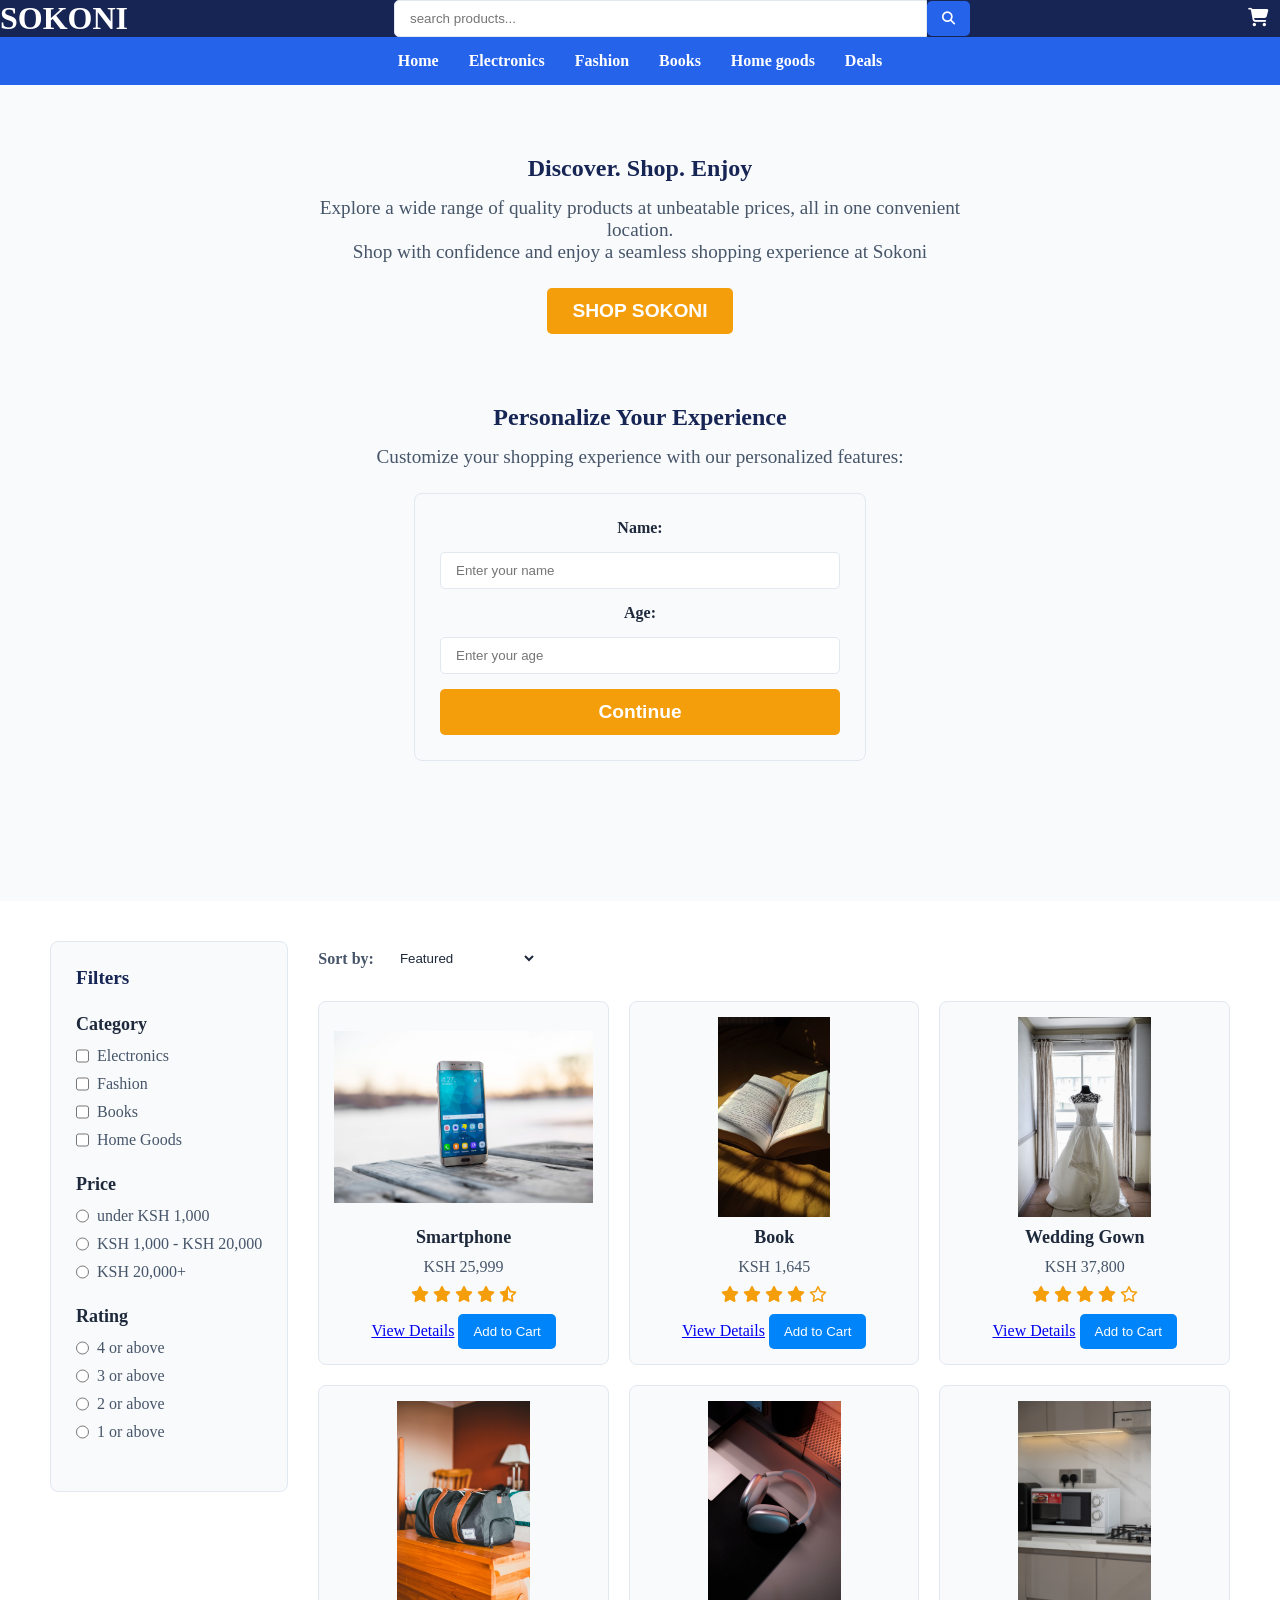
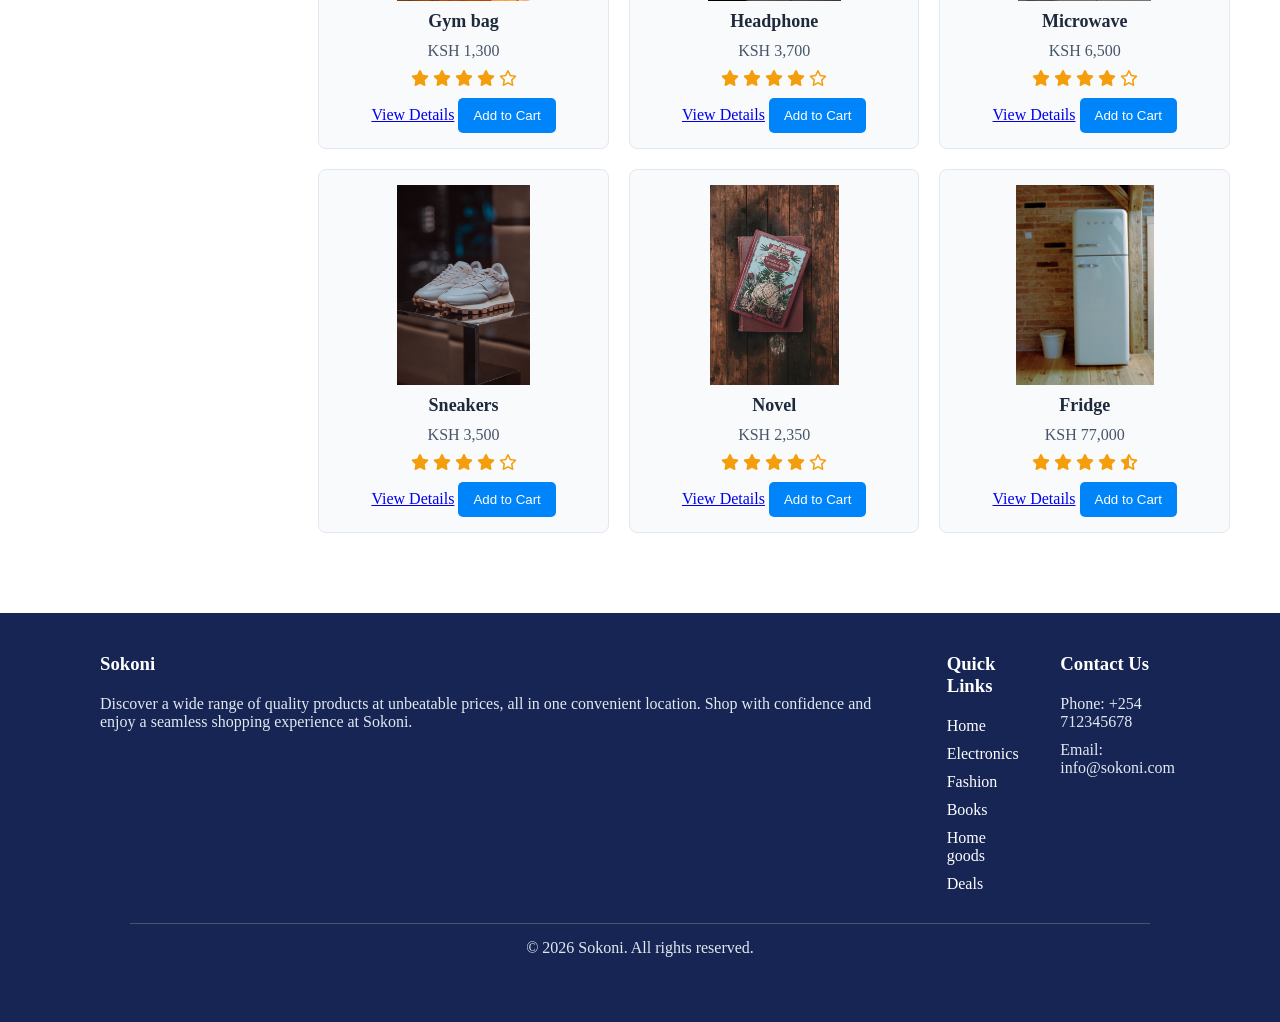
<file: index.html>
<!DOCTYPE html>
<html lang="en">
<head>
    <meta charset="UTF-8">
    <meta name="viewport" content="width=device-width, initial-scale=1.0">
    <title>SOKONI</title>
    <link rel="stylesheet" href="style.css">
    <link rel="stylesheet" href="https://cdnjs.cloudflare.com/ajax/libs/font-awesome/6.5.2/css/all.min.css">
</head>
<body>
    <header id="header">
        <h1>SOKONI</h1>
        <form class="search">
            <input type="search" placeholder="search products...">
            <button type="submit"> <i class="fa-solid fa-magnifying-glass"></i></button>
        </form>
        <a href="#cart-sidebar" class="cart-button" aria-label="Shopping cart">
    <i class="fa-solid fa-cart-shopping"></i>
</a>
    </header>
        <nav id="navigation">
            <ul>
                <li><a href="#">Home</a></li>
                <li><a href="#">Electronics</a></li>
                <li><a href="#">Fashion</a></li>
                <li><a href="#">Books</a></li>
                <li><a href="#">Home goods</a></li>
                <li><a href="#">Deals</a></li>
            </ul>
        </nav>
        <section id="hero">
            <h2>Discover. Shop. Enjoy</h2>
            <p>Explore a wide range of quality products at unbeatable prices, all in one convenient location. <br>Shop with confidence and enjoy a seamless shopping experience at Sokoni</p>
            <button type="button">SHOP SOKONI</button>
        <section id="personalization">
            <h2>Personalize Your Experience</h2>
            <p>Customize your shopping experience with our personalized features:</p>
        <form class="user-form">
            <label for="name">Name:</label>
            <input type="text" id="name" required placeholder="Enter your name">
            <label for="age">Age:</label>
            <input type="number" id="age" required placeholder="Enter your age">
            <button type="button" id="btn">Continue</button>
        </form>
        </section>
        </section>
        <main id="main">
            <aside id="filters">
            <h2>Filters</h2>
            <section class="filter-group">
                <h3>Category</h3>
                <label>
                    <input type="checkbox" name="Electronics">
                    Electronics
                </label>
                <label>
                    <input type="checkbox" name="Fashion">
                    Fashion
                </label>
                <label>
                    <input type="checkbox" name="Books">
                    Books
                </label>
                <label>
                    <input type="checkbox" name="Home goods">
                    Home Goods
                </label>
            </section>
            <section class="filter-group">
                <h3>Price</h3>
                <label>
                    <input type="radio" name="price" value="under 1000">
                    under KSH 1,000
                </label>
                <label>
                    <input type="radio" name="price" value="KSH 1,000 - KSH 20,000">
                    KSH 1,000 - KSH 20,000
                </label>
                <label>
                    <input type="radio" name="price" value="KSH 20,000+">
                    KSH 20,000+
                </label>
            </section>
            <section class="filter-group">
                <h3>Rating</h3>
                <label>
                    <input type="radio" name="rating" value="4">
                    4 or above
                </label>
                <label>
                    <input type="radio" name="rating" value="3">
                    3 or above
                </label>
                <label>
                    <input type="radio" name="rating" value="2">
                    2 or above
                </label>
                <label>
                    <input type="radio" name="rating" value="1">
                    1 or above
                </label>
            </section>
        </aside>
        <section id="products">
            <div class="sort">
                <label for="sort">Sort by:</label>
                <select name="sort" id="sort">
                    <option value="Featured">Featured</option>
                    <option value="price-low">Price: Low to High</option>
                    <option value="price-high">Price: High to Low</option>
                    <option value="rating">Highest Rated</option>
                    <option value="newest">Newest</option>
                </select>
            </div>
            <div class="product-grid">
            <div class="product-card">
                <img src="images/smartphone-image.jpg" alt="smartphone">
                <h3>Smartphone</h3>
                <p class="price">KSH 25,999</p>
                <div class="rating-stars" aria-label="4.5 out of 5">
                    <i class="fa-solid fa-star"></i>
                    <i class="fa-solid fa-star"></i>
                    <i class="fa-solid fa-star"></i>
                    <i class="fa-solid fa-star"></i>
                    <i class="fa-solid fa-star-half-stroke"></i>
                </div>
                <a href="#smartphone-modal" class="view-product">View Details</a>
                <button type="button" class="add-cart">Add to Cart</button>
            </div>
            <div class="product-card">
                <img src="images/book-image.jpg" alt="book">
                <h3>Book</h3>
                <p class="price">KSH 1,645</p>
                <div class="rating-stars" aria-label="4 out of 5">
                    <i class="fa-solid fa-star"></i>
                    <i class="fa-solid fa-star"></i>
                    <i class="fa-solid fa-star"></i>
                    <i class="fa-solid fa-star"></i>
                    <i class="fa-regular fa-star"></i>
                </div>
                <a href="#book-modal" class="view-product">View Details</a>
                <button type="button" class="add-cart">Add to Cart</button>
            </div>
            <div class="product-card">
                <img src="images/gown-image.jpg" alt="gown">
                <h3>Wedding Gown</h3>
                <p class="price">KSH 37,800</p>
                <div class="rating-stars" aria-label="4 out of 5">
                    <i class="fa-solid fa-star"></i>
                    <i class="fa-solid fa-star"></i>
                    <i class="fa-solid fa-star"></i>
                    <i class="fa-solid fa-star"></i>
                    <i class="fa-regular fa-star"></i>
                </div>
                <a href="#wedding-gown-modal" class="view-product">View Details</a>
                <button type="button" class="add-cart">Add to Cart</button>
            </div>
            <div class="product-card">
                <img src="images/gym-bag-image.jpg" alt="gym bag">
                <h3>Gym bag</h3>
                <p class="price">KSH 1,300</p>
                <div class="rating-stars" aria-label="4 out of 5">
                    <i class="fa-solid fa-star"></i>
                    <i class="fa-solid fa-star"></i>
                    <i class="fa-solid fa-star"></i>
                    <i class="fa-solid fa-star"></i>
                    <i class="fa-regular fa-star"></i>
                </div>
                <a href="#gym-bag-modal" class="view-product">View Details</a>
                <button type="button" class="add-cart">Add to Cart</button>
            </div>
            <div class="product-card">
                <img src="images/headphone-image.jpg" alt="headphone">
                <h3>Headphone</h3>
                <p class="price">KSH 3,700</p>
                <div class="rating-stars" aria-label="4 out of 5">
                    <i class="fa-solid fa-star"></i>
                    <i class="fa-solid fa-star"></i>
                    <i class="fa-solid fa-star"></i>
                    <i class="fa-solid fa-star"></i>
                    <i class="fa-regular fa-star"></i>
                </div>
                <a href="#headphone-modal" class="view-product">View Details</a>
                <button type="button" class="add-cart">Add to Cart</button>
            </div>
            <div class="product-card">
                <img src="images/microwave-image.jpg" alt="microwave">
                <h3>Microwave</h3>
                <p class="price">KSH 6,500</p>
                <div class="rating-stars" aria-label="4 out of 5">
                    <i class="fa-solid fa-star"></i>
                    <i class="fa-solid fa-star"></i>
                    <i class="fa-solid fa-star"></i>
                    <i class="fa-solid fa-star"></i>
                    <i class="fa-regular fa-star"></i>
                </div>
                <a href="#microwave-modal" class="view-product">View Details</a>
                <button type="button" class="add-cart">Add to Cart</button>
            </div>
            <div class="product-card">
                <img src="images/sneakers-image.jpg" alt="sneakers">
                <h3>Sneakers</h3>
                <p class="price">KSH 3,500</p>
                <div class="rating-stars" aria-label="4 out of 5">
                    <i class="fa-solid fa-star"></i>
                    <i class="fa-solid fa-star"></i>
                    <i class="fa-solid fa-star"></i>
                    <i class="fa-solid fa-star"></i>
                    <i class="fa-regular fa-star"></i>
                </div>
                <a href="#sneakers-modal" class="view-product">View Details</a>
                <button type="button" class="add-cart">Add to Cart</button>
            </div>
            <div class="product-card">
                <img src="images/novel-image.jpg" alt="novel">
                <h3>Novel</h3>
                <p class="price">KSH 2,350</p>
                <div class="rating-stars" aria-label="4 out of 5">
                    <i class="fa-solid fa-star"></i>
                    <i class="fa-solid fa-star"></i>
                    <i class="fa-solid fa-star"></i>
                    <i class="fa-solid fa-star"></i>
                    <i class="fa-regular fa-star"></i>
                </div>
                <a href="#novel-modal" class="view-product">View Details</a>
                <button type="button" class="add-cart">Add to Cart</button>
            </div>
            <div class="product-card">
                <img src="images/fridge-image.jpg" alt="fridge">
                <h3>Fridge</h3>
                <p class="price">KSH 77,000</p>
                <div class="rating-stars" aria-label="4.7 out of 5">
                    <i class="fa-solid fa-star"></i>
                    <i class="fa-solid fa-star"></i>
                    <i class="fa-solid fa-star"></i>
                    <i class="fa-solid fa-star"></i>
                    <i class="fa-solid fa-star-half-stroke"></i>
                </div>
                <a href="#fridge-modal" class="view-product">View Details</a>
                <button type="button" class="add-cart">Add to Cart</button>
            </div>
            </section>
        </main>
        <section id="smartphone-modal" class="product-modal">
            <div class="product-modal-content">
                <a href="#" class="close-modal">&times;</a>
                <img src="images/smartphone-image.jpg" alt="smartphone">
                <div class="product-details">
                <h3>Smartphone</h3>
                <p class="price">KSH 25,999</p>
                <div class="rating-stars" aria-label="4.5 out of 5">
                    <i class="fa-solid fa-star"></i>
                    <i class="fa-solid fa-star"></i>
                    <i class="fa-solid fa-star"></i>
                    <i class="fa-solid fa-star"></i>
                    <i class="fa-solid fa-star-half-stroke"></i>
                </div>
                <p>Experience a high end smartphone with a clear and sleek design</p>
                <a href="#cart-sidebar" class="cart-button">Add to Cart</a>
            </div>
            </div>
        </section>
        <section id="book-modal" class="product-modal">
            <div class="product-modal-content">
                <a href="#" class="close-modal">&times;</a>
                <img src="images/book-image.jpg" alt="book">
                <div class="product-details">
                <h3>Book</h3>
                <p class="price">KSH 1,645</p>
                <div class="rating-stars" aria-label="4 out of 5">
                    <i class="fa-solid fa-star"></i>
                    <i class="fa-solid fa-star"></i>
                    <i class="fa-solid fa-star"></i>
                    <i class="fa-solid fa-star"></i>
                    <i class="fa-regular fa-star"></i>
                </div>
                <p>Discover a world of knowledge with this classic book</p>
                <a href="#cart-sidebar" class="cart-button">Add to Cart</a>
            </div>
            </div>
        </section>
        <section id="wedding-gown-modal" class="product-modal">
            <div class="product-modal-content">
                <a href="#" class="close-modal">&times;</a>
                <img src="images/gown-image.jpg" alt="gown">
                <div class="product-details">
                <h3>Wedding Gown</h3>
                <p class="price">KSH 37,800</p>
                <div class="rating-stars" aria-label="4 out of 5">
                    <i class="fa-solid fa-star"></i>
                    <i class="fa-solid fa-star"></i>
                    <i class="fa-solid fa-star"></i>
                    <i class="fa-solid fa-star"></i>
                    <i class="fa-regular fa-star"></i>
                </div>
                <p>Embrace elegance and sophistication with this stunning wedding gown</p>
                <a href="#cart-sidebar" class="cart-button">Add to Cart</a>
            </div>
            </div>
        </section>
        <section id="gym-bag-modal" class="product-modal">
            <div class="product-modal-content">
                <a href="#" class="close-modal">&times;</a>
                <img src="images/gym-bag-image.jpg" alt="gym bag">
                <div class="product-details">
                <h3>Gym Bag</h3>
                <p class="price">KSH 1,300</p>
                <div class="rating-stars" aria-label="4 out of 5">
                    <i class="fa-solid fa-star"></i>
                    <i class="fa-solid fa-star"></i>
                    <i class="fa-solid fa-star"></i>
                    <i class="fa-solid fa-star"></i>
                    <i class="fa-regular fa-star"></i>
                </div>
                <p>Stay organized and stylish with this gym bag</p>
                <a href="#cart-sidebar" class="cart-button">Add to Cart</a>
            </div>
            </div>
        </section>
        <section id="headphone-modal" class="product-modal">
            <div class="product-modal-content">
                <a href="#" class="close-modal">&times;</a>
                <img src="images/headphone-image.jpg" alt="headphone">
                <div class="product-details">
                <h3>Headphone</h3>
                <p class="price">KSH 3,700</p>
                <div class="rating-stars" aria-label="4 out of 5">
                    <i class="fa-solid fa-star"></i>
                    <i class="fa-solid fa-star"></i>
                    <i class="fa-solid fa-star"></i>
                    <i class="fa-solid fa-star"></i>
                    <i class="fa-regular fa-star"></i>
                </div>
                <p>Experience high quality sound with this headphone</p>
                <a href="#cart-sidebar" class="cart-button">Add to Cart</a>
            </div>
            </div>
        </section>
        <section id="microwave-modal" class="product-modal">
            <div class="product-modal-content">
                <a href="#" class="close-modal">&times;</a>
                <img src="images/microwave-image.jpg" alt="microwave">
                <div class="product-details">
                <h3>Microwave</h3>
                <p class="price">KSH 6,500</p>
                <div class="rating-stars" aria-label="4 out of 5">
                    <i class="fa-solid fa-star"></i>
                    <i class="fa-solid fa-star"></i>
                    <i class="fa-solid fa-star"></i>
                    <i class="fa-solid fa-star"></i>
                    <i class="fa-regular fa-star"></i>
                </div>
                <p>Experience convenience with this microwave</p>
                <a href="#cart-sidebar" class="cart-button">Add to Cart</a>
            </div>
            </div>
        </section>
        <section id="sneakers-modal" class="product-modal">
            <div class="product-modal-content">
                <a href="#" class="close-modal">&times;</a>
                <img src="images/sneakers-image.jpg" alt="sneakers">
                <div class="product-details">
                <h3>Sneakers</h3>
                <p class="price">KSH 3,500</p>
                <div class="rating-stars" aria-label="4 out of 5">
                    <i class="fa-solid fa-star"></i>
                    <i class="fa-solid fa-star"></i>
                    <i class="fa-solid fa-star"></i>
                    <i class="fa-solid fa-star"></i>
                    <i class="fa-regular fa-star"></i>
                </div>
                <p>Step into style with these sneakers</p>
                <a href="#cart-sidebar" class="cart-button">Add to Cart</a>
            </div>
            </div>
        </section>
        <section id="novel-modal" class="product-modal">
            <div class="product-modal-content">
                <a href="#" class="close-modal">&times;</a>
                <img src="images/novel-image.jpg" alt="novel">
                <div class="product-details">
                <h3>Novel</h3>
                <p class="price">KSH 2,350</p>
                <div class="rating-stars" aria-label="4 out of 5">
                    <i class="fa-solid fa-star"></i>
                    <i class="fa-solid fa-star"></i>
                    <i class="fa-solid fa-star"></i>
                    <i class="fa-solid fa-star"></i>
                    <i class="fa-regular fa-star"></i>
                </div>
                <p>Discover a world of stories with this novel</p>
                <a href="#cart-sidebar" class="cart-button">Add to Cart</a>
            </div>
            </div>
        </section>
        <section id="fridge-modal" class="product-modal">
            <div class="product-modal-content">
                <a href="#" class="close-modal">&times;</a>
                <img src="images/fridge-image.jpg" alt="fridge">
                <div class="product-details">
                <h3>Fridge</h3>
                <p class="price">KSH 77,000</p>
                <div class="rating-stars" aria-label="4.7 out of 5">
                    <i class="fa-solid fa-star"></i>
                    <i class="fa-solid fa-star"></i>
                    <i class="fa-solid fa-star"></i>
                    <i class="fa-solid fa-star"></i>
                    <i class="fa-solid fa-star-half-stroke"></i>
                </div>
                <p>Keep your food fresh and cool with this fridge</p>
                <a href="#cart-sidebar" class="cart-button">Add to Cart</a>
            </div>
            </div>
        </section>
        <section id="cart-sidebar" class="cart-sidebar">

    <div class="cart-header">
        <h2>Shopping Cart</h2>
        <a href="#" class="close-cart">&times;</a>
    </div>

    <div class="cart-item">
        <img src="images/smartphone-image.jpg" alt="Smartphone">

        <div class="cart-item-details">
            <h3>Smartphone</h3>
            <p class="price">KSH 25,999</p>
            <p>Quantity: 1</p>
        </div>
    </div>

    <div class="cart-item">
        <img src="images/book-image.jpg" alt="Book">

        <div class="cart-item-details">
            <h3>Book</h3>
            <p class="price">KSH 1,645</p>
            <p>Quantity: 1</p>
        </div>
    </div>

    <div class="cart-item">
        <img src="images/gym-bag-image.jpg" alt="Gym Bag">

        <div class="cart-item-details">
            <h3>Gym Bag</h3>
            <p class="price">KSH 1,300</p>
            <p>Quantity: 1</p>
        </div>
    </div>

    <div class="cart-total">
        <strong>Total: KSH 28,944</strong>
    </div>

    <button type="button" class="checkout-button">
        Checkout
    </button>

</section>
<footer id="footer">
    <div class="footer-content">
        <div class="footer-section">
            <h3>Sokoni</h3>
            <p>Discover a wide range of quality products at unbeatable prices, all in one convenient location. Shop with confidence and enjoy a seamless shopping experience at Sokoni.</p>
        </div>
        <div class="footer-section">
            <h3>Quick Links</h3>
                <a href="#">Home</a>
                <a href="#">Electronics</a>
                <a href="#">Fashion</a>
                <a href="#">Books</a>
                <a href="#">Home goods</a>
                <a href="#">Deals</a>
        </div>
        <div class="footer-section">
            <h3>Contact Us</h3>
            <p>Phone: +254 712345678</p>
            <p>Email: info@sokoni.com</p>
        </div>
    </div>
    <div class="footer-bottom">
        <p>&copy; 2026 Sokoni. All rights reserved.</p>
    </div>
</footer>
<script src="script.js"></script>
    </body>
</html>
</file>
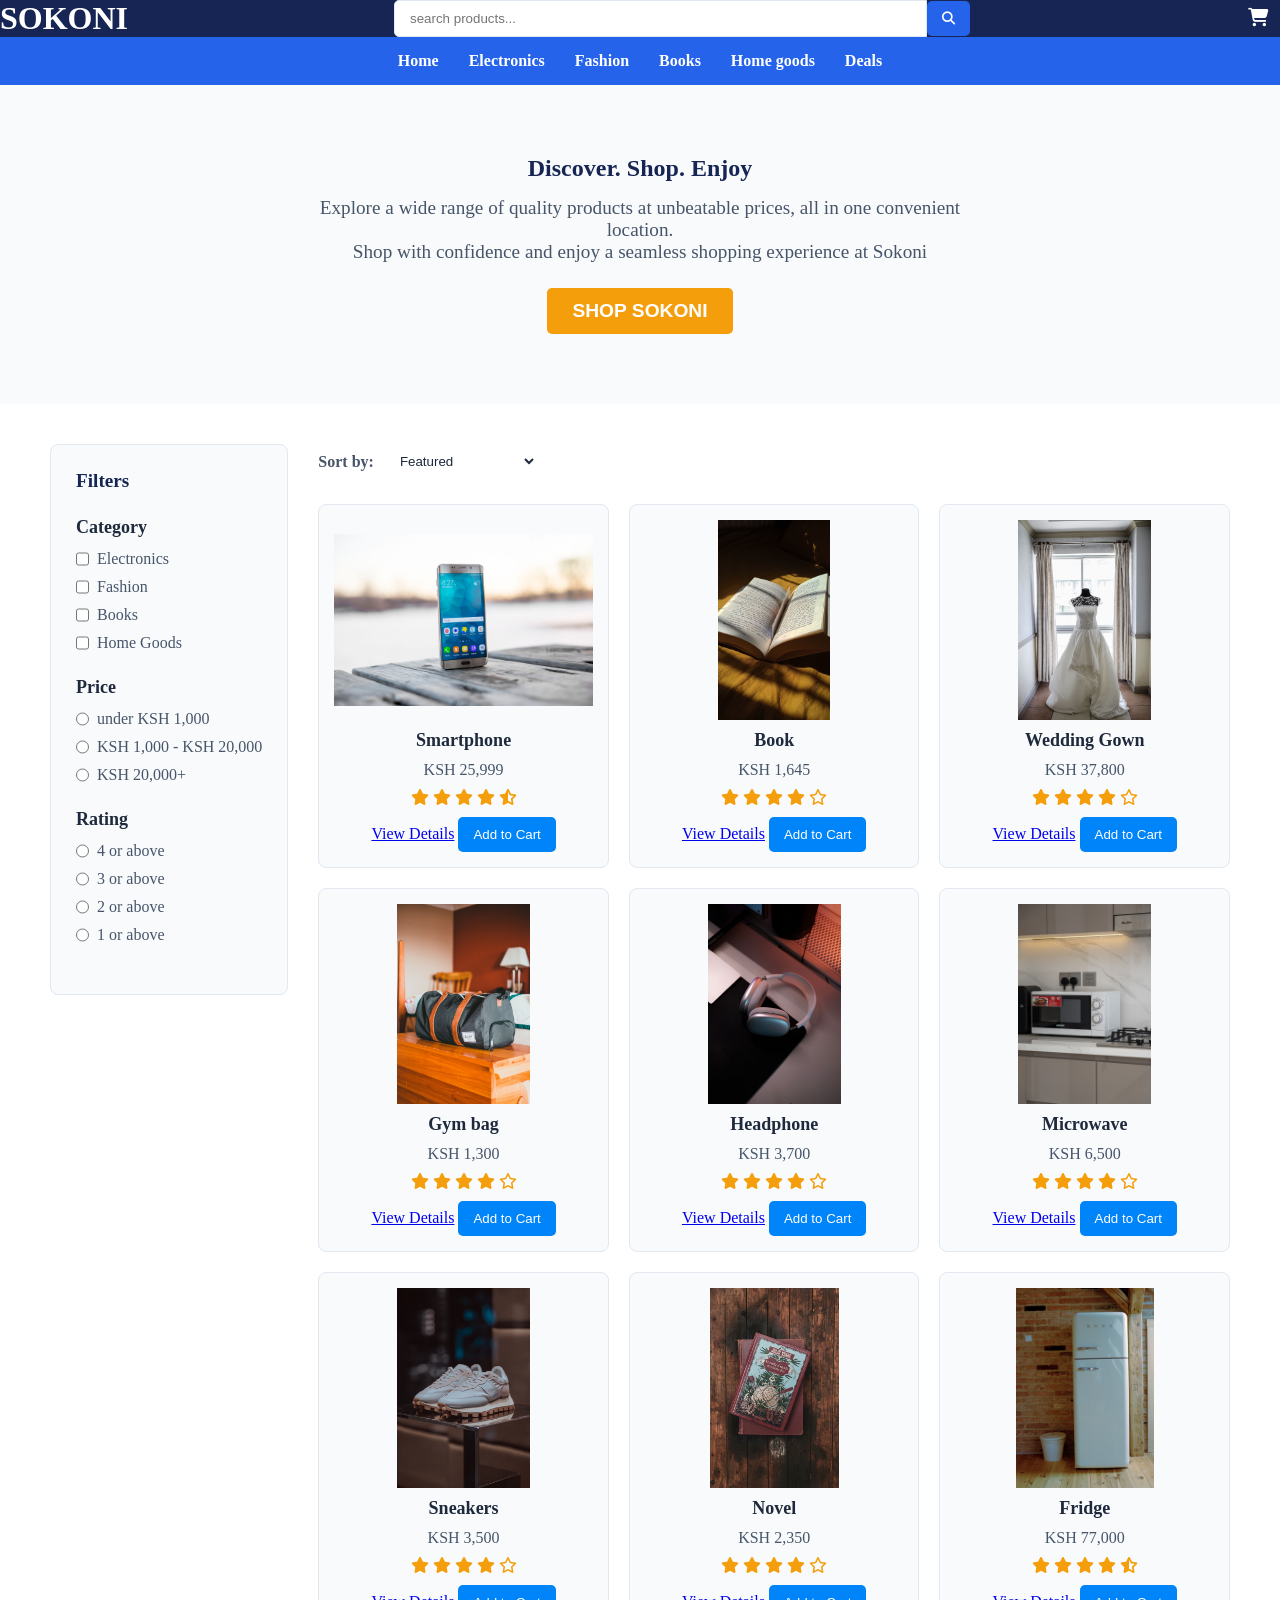
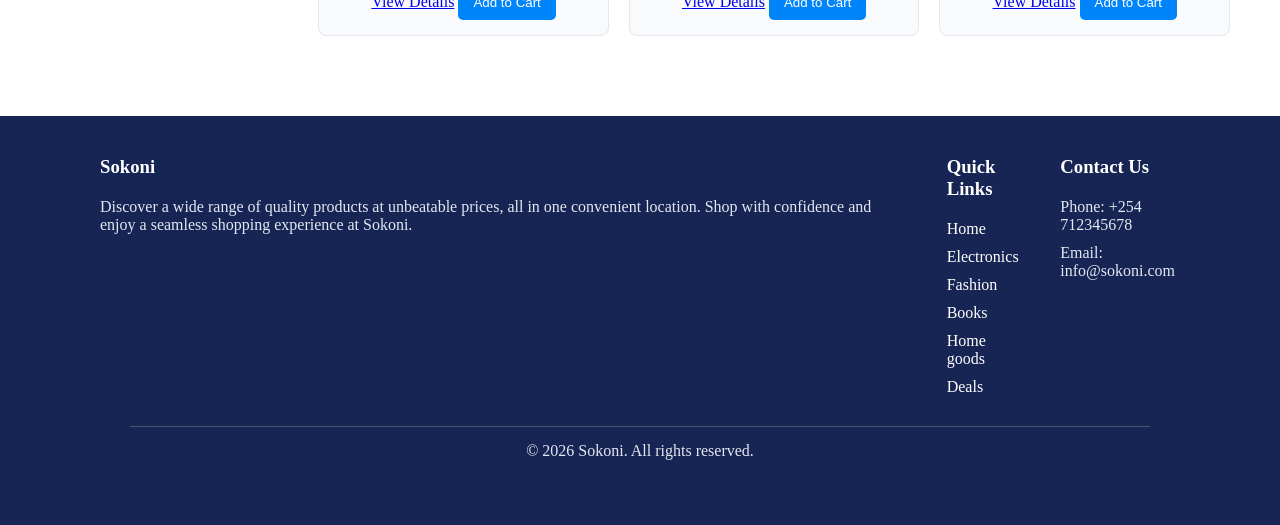
<file: index2.html>
<!DOCTYPE html>
<html lang="en">
<head>
    <meta charset="UTF-8">
    <meta name="viewport" content="width=device-width, initial-scale=1.0">
    <title>SOKONI</title>
    <link rel="stylesheet" href="style2.css">
    <link rel="stylesheet" href="https://cdnjs.cloudflare.com/ajax/libs/font-awesome/6.5.2/css/all.min.css">
</head>
<body>
    <header id="header">
        <h1>SOKONI</h1>
        <form class="search">
            <input type="search" placeholder="search products...">
            <button type="submit"> <i class="fa-solid fa-magnifying-glass"></i></button>
        </form>
        <a href="#cart-sidebar" class="cart-button" aria-label="Shopping cart">
    <i class="fa-solid fa-cart-shopping"></i>
</a>
    </header>
        <nav id="navigation">
            <ul>
                <li><a href="#">Home</a></li>
                <li><a href="#">Electronics</a></li>
                <li><a href="#">Fashion</a></li>
                <li><a href="#">Books</a></li>
                <li><a href="#">Home goods</a></li>
                <li><a href="#">Deals</a></li>
            </ul>
        </nav>
        <section id="hero">
            <h2>Discover. Shop. Enjoy</h2>
            <p>Explore a wide range of quality products at unbeatable prices, all in one convenient location. <br>Shop with confidence and enjoy a seamless shopping experience at Sokoni</p>
            <button type="button">SHOP SOKONI</button>
        </section>
        <main id="main">
            <aside id="filters">
            <h2>Filters</h2>
            <section class="filter-group">
                <h3>Category</h3>
                <label>
                    <input type="checkbox" name="Electronics">
                    Electronics
                </label>
                <label>
                    <input type="checkbox" name="Fashion">
                    Fashion
                </label>
                <label>
                    <input type="checkbox" name="Books">
                    Books
                </label>
                <label>
                    <input type="checkbox" name="Home goods">
                    Home Goods
                </label>
            </section>
            <section class="filter-group">
                <h3>Price</h3>
                <label>
                    <input type="radio" name="price" value="under 1000">
                    under KSH 1,000
                </label>
                <label>
                    <input type="radio" name="price" value="KSH 1,000 - KSH 20,000">
                    KSH 1,000 - KSH 20,000
                </label>
                <label>
                    <input type="radio" name="price" value="KSH 20,000+">
                    KSH 20,000+
                </label>
            </section>
            <section class="filter-group">
                <h3>Rating</h3>
                <label>
                    <input type="radio" name="rating" value="4">
                    4 or above
                </label>
                <label>
                    <input type="radio" name="rating" value="3">
                    3 or above
                </label>
                <label>
                    <input type="radio" name="rating" value="2">
                    2 or above
                </label>
                <label>
                    <input type="radio" name="rating" value="1">
                    1 or above
                </label>
            </section>
        </aside>
        <section id="products">
            <div class="sort">
                <label for="sort">Sort by:</label>
                <select name="sort" id="sort">
                    <option value="Featured">Featured</option>
                    <option value="price-low">Price: Low to High</option>
                    <option value="price-high">Price: High to Low</option>
                    <option value="rating">Highest Rated</option>
                    <option value="newest">Newest</option>
                </select>
            </div>
            <div class="product-grid">
            <div class="product-card">
                <img src="images/smartphone-image.jpg" alt="smartphone">
                <h3>Smartphone</h3>
                <p class="price">KSH 25,999</p>
                <div class="rating-stars" aria-label="4.5 out of 5">
                    <i class="fa-solid fa-star"></i>
                    <i class="fa-solid fa-star"></i>
                    <i class="fa-solid fa-star"></i>
                    <i class="fa-solid fa-star"></i>
                    <i class="fa-solid fa-star-half-stroke"></i>
                </div>
                <a href="#smartphone-modal" class="view-product">View Details</a>
                <button type="button" class="add-cart">Add to Cart</button>
            </div>
            <div class="product-card">
                <img src="images/book-image.jpg" alt="book">
                <h3>Book</h3>
                <p class="price">KSH 1,645</p>
                <div class="rating-stars" aria-label="4 out of 5">
                    <i class="fa-solid fa-star"></i>
                    <i class="fa-solid fa-star"></i>
                    <i class="fa-solid fa-star"></i>
                    <i class="fa-solid fa-star"></i>
                    <i class="fa-regular fa-star"></i>
                </div>
                <a href="#book-modal" class="view-product">View Details</a>
                <button type="button" class="add-cart">Add to Cart</button>
            </div>
            <div class="product-card">
                <img src="images/gown-image.jpg" alt="gown">
                <h3>Wedding Gown</h3>
                <p class="price">KSH 37,800</p>
                <div class="rating-stars" aria-label="4 out of 5">
                    <i class="fa-solid fa-star"></i>
                    <i class="fa-solid fa-star"></i>
                    <i class="fa-solid fa-star"></i>
                    <i class="fa-solid fa-star"></i>
                    <i class="fa-regular fa-star"></i>
                </div>
                <a href="#wedding-gown-modal" class="view-product">View Details</a>
                <button type="button" class="add-cart">Add to Cart</button>
            </div>
            <div class="product-card">
                <img src="images/gym-bag-image.jpg" alt="gym bag">
                <h3>Gym bag</h3>
                <p class="price">KSH 1,300</p>
                <div class="rating-stars" aria-label="4 out of 5">
                    <i class="fa-solid fa-star"></i>
                    <i class="fa-solid fa-star"></i>
                    <i class="fa-solid fa-star"></i>
                    <i class="fa-solid fa-star"></i>
                    <i class="fa-regular fa-star"></i>
                </div>
                <a href="#gym-bag-modal" class="view-product">View Details</a>
                <button type="button" class="add-cart">Add to Cart</button>
            </div>
            <div class="product-card">
                <img src="images/headphone-image.jpg" alt="headphone">
                <h3>Headphone</h3>
                <p class="price">KSH 3,700</p>
                <div class="rating-stars" aria-label="4 out of 5">
                    <i class="fa-solid fa-star"></i>
                    <i class="fa-solid fa-star"></i>
                    <i class="fa-solid fa-star"></i>
                    <i class="fa-solid fa-star"></i>
                    <i class="fa-regular fa-star"></i>
                </div>
                <a href="#headphone-modal" class="view-product">View Details</a>
                <button type="button" class="add-cart">Add to Cart</button>
            </div>
            <div class="product-card">
                <img src="images/microwave-image.jpg" alt="microwave">
                <h3>Microwave</h3>
                <p class="price">KSH 6,500</p>
                <div class="rating-stars" aria-label="4 out of 5">
                    <i class="fa-solid fa-star"></i>
                    <i class="fa-solid fa-star"></i>
                    <i class="fa-solid fa-star"></i>
                    <i class="fa-solid fa-star"></i>
                    <i class="fa-regular fa-star"></i>
                </div>
                <a href="#microwave-modal" class="view-product">View Details</a>
                <button type="button" class="add-cart">Add to Cart</button>
            </div>
            <div class="product-card">
                <img src="images/sneakers-image.jpg" alt="sneakers">
                <h3>Sneakers</h3>
                <p class="price">KSH 3,500</p>
                <div class="rating-stars" aria-label="4 out of 5">
                    <i class="fa-solid fa-star"></i>
                    <i class="fa-solid fa-star"></i>
                    <i class="fa-solid fa-star"></i>
                    <i class="fa-solid fa-star"></i>
                    <i class="fa-regular fa-star"></i>
                </div>
                <a href="#sneakers-modal" class="view-product">View Details</a>
                <button type="button" class="add-cart">Add to Cart</button>
            </div>
            <div class="product-card">
                <img src="images/novel-image.jpg" alt="novel">
                <h3>Novel</h3>
                <p class="price">KSH 2,350</p>
                <div class="rating-stars" aria-label="4 out of 5">
                    <i class="fa-solid fa-star"></i>
                    <i class="fa-solid fa-star"></i>
                    <i class="fa-solid fa-star"></i>
                    <i class="fa-solid fa-star"></i>
                    <i class="fa-regular fa-star"></i>
                </div>
                <a href="#novel-modal" class="view-product">View Details</a>
                <button type="button" class="add-cart">Add to Cart</button>
            </div>
            <div class="product-card">
                <img src="images/fridge-image.jpg" alt="fridge">
                <h3>Fridge</h3>
                <p class="price">KSH 77,000</p>
                <div class="rating-stars" aria-label="4.7 out of 5">
                    <i class="fa-solid fa-star"></i>
                    <i class="fa-solid fa-star"></i>
                    <i class="fa-solid fa-star"></i>
                    <i class="fa-solid fa-star"></i>
                    <i class="fa-solid fa-star-half-stroke"></i>
                </div>
                <a href="#fridge-modal" class="view-product">View Details</a>
                <button type="button" class="add-cart">Add to Cart</button>
            </div>
            </section>
        </main>
        <section id="smartphone-modal" class="product-modal">
            <div class="product-modal-content">
                <a href="#" class="close-modal">&times;</a>
                <img src="images/smartphone-image.jpg" alt="smartphone">
                <div class="product-details">
                <h3>Smartphone</h3>
                <p class="price">KSH 25,999</p>
                <div class="rating-stars" aria-label="4.5 out of 5">
                    <i class="fa-solid fa-star"></i>
                    <i class="fa-solid fa-star"></i>
                    <i class="fa-solid fa-star"></i>
                    <i class="fa-solid fa-star"></i>
                    <i class="fa-solid fa-star-half-stroke"></i>
                </div>
                <p>Experience a high end smartphone with a clear and sleek design</p>
                <a href="#cart-sidebar" class="cart-button">Add to Cart</a>
            </div>
            </div>
        </section>
        <section id="book-modal" class="product-modal">
            <div class="product-modal-content">
                <a href="#" class="close-modal">&times;</a>
                <img src="images/book-image.jpg" alt="book">
                <div class="product-details">
                <h3>Book</h3>
                <p class="price">KSH 1,645</p>
                <div class="rating-stars" aria-label="4 out of 5">
                    <i class="fa-solid fa-star"></i>
                    <i class="fa-solid fa-star"></i>
                    <i class="fa-solid fa-star"></i>
                    <i class="fa-solid fa-star"></i>
                    <i class="fa-regular fa-star"></i>
                </div>
                <p>Discover a world of knowledge with this classic book</p>
                <a href="#cart-sidebar" class="cart-button">Add to Cart</a>
            </div>
            </div>
        </section>
        <section id="wedding-gown-modal" class="product-modal">
            <div class="product-modal-content">
                <a href="#" class="close-modal">&times;</a>
                <img src="images/gown-image.jpg" alt="gown">
                <div class="product-details">
                <h3>Wedding Gown</h3>
                <p class="price">KSH 37,800</p>
                <div class="rating-stars" aria-label="4 out of 5">
                    <i class="fa-solid fa-star"></i>
                    <i class="fa-solid fa-star"></i>
                    <i class="fa-solid fa-star"></i>
                    <i class="fa-solid fa-star"></i>
                    <i class="fa-regular fa-star"></i>
                </div>
                <p>Embrace elegance and sophistication with this stunning wedding gown</p>
                <a href="#cart-sidebar" class="cart-button">Add to Cart</a>
            </div>
            </div>
        </section>
        <section id="gym-bag-modal" class="product-modal">
            <div class="product-modal-content">
                <a href="#" class="close-modal">&times;</a>
                <img src="images/gym-bag-image.jpg" alt="gym bag">
                <div class="product-details">
                <h3>Gym Bag</h3>
                <p class="price">KSH 1,300</p>
                <div class="rating-stars" aria-label="4 out of 5">
                    <i class="fa-solid fa-star"></i>
                    <i class="fa-solid fa-star"></i>
                    <i class="fa-solid fa-star"></i>
                    <i class="fa-solid fa-star"></i>
                    <i class="fa-regular fa-star"></i>
                </div>
                <p>Stay organized and stylish with this gym bag</p>
                <a href="#cart-sidebar" class="cart-button">Add to Cart</a>
            </div>
            </div>
        </section>
        <section id="headphone-modal" class="product-modal">
            <div class="product-modal-content">
                <a href="#" class="close-modal">&times;</a>
                <img src="images/headphone-image.jpg" alt="headphone">
                <div class="product-details">
                <h3>Headphone</h3>
                <p class="price">KSH 3,700</p>
                <div class="rating-stars" aria-label="4 out of 5">
                    <i class="fa-solid fa-star"></i>
                    <i class="fa-solid fa-star"></i>
                    <i class="fa-solid fa-star"></i>
                    <i class="fa-solid fa-star"></i>
                    <i class="fa-regular fa-star"></i>
                </div>
                <p>Experience high quality sound with this headphone</p>
                <a href="#cart-sidebar" class="cart-button">Add to Cart</a>
            </div>
            </div>
        </section>
        <section id="microwave-modal" class="product-modal">
            <div class="product-modal-content">
                <a href="#" class="close-modal">&times;</a>
                <img src="images/microwave-image.jpg" alt="microwave">
                <div class="product-details">
                <h3>Microwave</h3>
                <p class="price">KSH 6,500</p>
                <div class="rating-stars" aria-label="4 out of 5">
                    <i class="fa-solid fa-star"></i>
                    <i class="fa-solid fa-star"></i>
                    <i class="fa-solid fa-star"></i>
                    <i class="fa-solid fa-star"></i>
                    <i class="fa-regular fa-star"></i>
                </div>
                <p>Experience convenience with this microwave</p>
                <a href="#cart-sidebar" class="cart-button">Add to Cart</a>
            </div>
            </div>
        </section>
        <section id="sneakers-modal" class="product-modal">
            <div class="product-modal-content">
                <a href="#" class="close-modal">&times;</a>
                <img src="images/sneakers-image.jpg" alt="sneakers">
                <div class="product-details">
                <h3>Sneakers</h3>
                <p class="price">KSH 3,500</p>
                <div class="rating-stars" aria-label="4 out of 5">
                    <i class="fa-solid fa-star"></i>
                    <i class="fa-solid fa-star"></i>
                    <i class="fa-solid fa-star"></i>
                    <i class="fa-solid fa-star"></i>
                    <i class="fa-regular fa-star"></i>
                </div>
                <p>Step into style with these sneakers</p>
                <a href="#cart-sidebar" class="cart-button">Add to Cart</a>
            </div>
            </div>
        </section>
        <section id="novel-modal" class="product-modal">
            <div class="product-modal-content">
                <a href="#" class="close-modal">&times;</a>
                <img src="images/novel-image.jpg" alt="novel">
                <div class="product-details">
                <h3>Novel</h3>
                <p class="price">KSH 2,350</p>
                <div class="rating-stars" aria-label="4 out of 5">
                    <i class="fa-solid fa-star"></i>
                    <i class="fa-solid fa-star"></i>
                    <i class="fa-solid fa-star"></i>
                    <i class="fa-solid fa-star"></i>
                    <i class="fa-regular fa-star"></i>
                </div>
                <p>Discover a world of stories with this novel</p>
                <a href="#cart-sidebar" class="cart-button">Add to Cart</a>
            </div>
            </div>
        </section>
        <section id="fridge-modal" class="product-modal">
            <div class="product-modal-content">
                <a href="#" class="close-modal">&times;</a>
                <img src="images/fridge-image.jpg" alt="fridge">
                <div class="product-details">
                <h3>Fridge</h3>
                <p class="price">KSH 77,000</p>
                <div class="rating-stars" aria-label="4.7 out of 5">
                    <i class="fa-solid fa-star"></i>
                    <i class="fa-solid fa-star"></i>
                    <i class="fa-solid fa-star"></i>
                    <i class="fa-solid fa-star"></i>
                    <i class="fa-solid fa-star-half-stroke"></i>
                </div>
                <p>Keep your food fresh and cool with this fridge</p>
                <a href="#cart-sidebar" class="cart-button">Add to Cart</a>
            </div>
            </div>
        </section>
        <section id="cart-sidebar" class="cart-sidebar">

    <div class="cart-header">
        <h2>Shopping Cart</h2>
        <a href="#" class="close-cart">&times;</a>
    </div>

    <div class="cart-item">
        <img src="images/smartphone-image.jpg" alt="Smartphone">

        <div class="cart-item-details">
            <h3>Smartphone</h3>
            <p class="price">KSH 25,999</p>
            <p>Quantity: 1</p>
        </div>
    </div>

    <div class="cart-item">
        <img src="images/book-image.jpg" alt="Book">

        <div class="cart-item-details">
            <h3>Book</h3>
            <p class="price">KSH 1,645</p>
            <p>Quantity: 1</p>
        </div>
    </div>

    <div class="cart-item">
        <img src="images/gym-bag-image.jpg" alt="Gym Bag">

        <div class="cart-item-details">
            <h3>Gym Bag</h3>
            <p class="price">KSH 1,300</p>
            <p>Quantity: 1</p>
        </div>
    </div>

    <div class="cart-total">
        <strong>Total: KSH 28,944</strong>
    </div>

    <button type="button" class="checkout-button">
        Checkout
    </button>

</section>
<footer id="footer">
    <div class="footer-content">
        <div class="footer-section">
            <h3>Sokoni</h3>
            <p>Discover a wide range of quality products at unbeatable prices, all in one convenient location. Shop with confidence and enjoy a seamless shopping experience at Sokoni.</p>
        </div>
        <div class="footer-section">
            <h3>Quick Links</h3>
                <a href="#">Home</a>
                <a href="#">Electronics</a>
                <a href="#">Fashion</a>
                <a href="#">Books</a>
                <a href="#">Home goods</a>
                <a href="#">Deals</a>
        </div>
        <div class="footer-section">
            <h3>Contact Us</h3>
            <p>Phone: +254 712345678</p>
            <p>Email: info@sokoni.com</p>
        </div>
    </div>
    <div class="footer-bottom">
        <p>&copy; 2026 Sokoni. All rights reserved.</p>
    </div>
</footer>
    </body>
</html>
</file>
<file: style.css>
*{
    margin: 0;
    padding: 0;
}
#header{
    display: flex;
    align-items: center;
    justify-content: space-between;
    background-color: #172554;
}
#header h1{
    color:white;
    font-size: 2rem;
}
.search{
    display: flex;
    align-items: center;
    width: 45%;
}
.search input{
    width: 100%;
    padding: 10px 15px;
    border : 1px solid #E2E8F0;
    border-radius: 5px 0 0 5px;
    background-color: #FFFFFF;
    color: #1E293B;
}
.search button{
    padding: 10px 15px;
    border: none;
    background-color: #2563EB;
    color: white;
    border-radius: 5px;
}
.search button:hover{
    background-color: #1D4ED8;
}
.cart-button{
    border: none;
    background: none;
    font-size: 18px;
    color: #FFFFFF;
    padding: 8px 12px;
}
.cart-button:hover{
    color: #2563EB;
}
#navigation{
    background-color: #2563eb;
}
#navigation ul{
    display: flex;
    justify-content: center;
    gap: 30px;
    padding: 15px;
    list-style: none;
}
#navigation a{
    color: white;
    text-decoration: none;
    font-weight: bold;
}
#navigation a:hover{
    color:blue;
}
#hero{
    text-align: center;
    padding: 70px 20px;
    background-color: #f8fafc;
}
#hero h2{
    margin-bottom: 15px;
    font-family: Georgia, 'Times New Roman', Times, serif;
    font-size: x-large;
    color: #172554;
}
#hero p{
    max-width: 650px;
    font-size:larger;
    margin: 0 auto 25px;
    text-align: center;
    color: #475569;
}
#hero button{
    padding: 12px 25px;
    border: none;
    border-radius: 5px;
    background-color:#f59e0b;
    color: white;
    font-size: larger;
    font-weight: bold;
}
#personalization{
    padding: 70px 20px;
}
#personalization h2{
    margin-bottom: 15px;
    font-family: Georgia, 'Times New Roman', Times, serif;
    font-size: x-large;
    color: #172554;
}
#personalization p{
    max-width: 650px;
    font-size:larger;
    margin: 0 auto 25px;
    text-align: center;
    color: #475569;
}
.user-form{
    display: flex;
    flex-direction: column;
    gap: 15px;
    max-width: 400px;
    margin: 0 auto;
    padding: 25px;
    background-color: #f8fafc;
    border-width: 1px;
    border-style: solid;
    border-color: #e2e8f0;
    border-radius: 8px;
}
.user-form label{
    font-weight: bold;
    color: #1e293b;
}
.user-form input{
    padding: 10px 15px;
    border-width: 1px;
    border-style: solid;
    border-color: #e2e8f0;
    border-radius: 5px;
    background-color: #ffffff;
    color: #1e293b;
}
.user-form button{
    padding: 12px 25px;
    border: none;
    border-radius: 5px;
    background-color:#f59e0b;
    color: white;
    font-size: larger;
    font-weight: bold;
}
#main{
    display: grid;
    grid-template-areas: "filters products";
    gap: 30px;
    padding: 40px 50px;
    align-items: start;
}
#filters{
    grid-area: filters;
    padding: 25px;
    background-color: #f8fafc;
    border: 1px solid #e2e8f0;
    border-radius: 8px;
}
#filters h2{
    margin-bottom: 25px;
    color: #172554;
    font-size: larger;
}
.filter-group{
    margin-bottom: 25px;
}
.filter-group h3{
    margin-bottom: 12px;
    color: #1e293b;
    font-size: large;
}
.filter-group label{
    display: flex;
    margin-bottom: 10px;
    color: #475569;
}
.filter-group input{
    margin-right: 8px;
}
.sort{
    display: flex;
    align-items: center;
    gap: 10px;
    margin-bottom: 25px;
}
.sort label{
    color: #475569;
    font-weight: 600;
}
.sort select{
    padding: 9px 12px;
    border: 1px;
    border-color: #e2e8f0;
    border-radius: 5px;
    background-color: #ffffff;
    color: #1e293b; 
}
#products{
    grid-area: products;
}
.product-grid{
    display: grid;
    grid-template-columns: repeat(3, 1fr);
    gap: 20px;
}
.product-card{
    padding: 15px;
    border: 1px solid #e2e8f0;
    border-radius: 8px;
    background-color: #f8fafc;
    text-align: center;
}
.product-card:hover{
            box-shadow: 0 4px 8px 0 rgba(0, 0, 0, 0.2), 0 6px 20px 0 rgba(0, 0, 0, 0.19);
}
.product-card h3{
    margin: 10px 5px;
    font-size: large;
    color: #1e293b;
}
.product-card p{
    margin: 5px 0;
    color: #475569;
}
.rating-stars{
    color: #f59e0b;
    margin: 10px 0;
    font-size: medium;
}
.product-card img{
    width: 100%;
    height: 200px;
    object-fit: contain;
    display: block;
}
.product-card button{
    display: inline-block;
    padding: 10px 15px;
    border: none;
    background-color: #0084f9;
    color: white;
    border-radius: 5px;
}
.product-card button:hover{
    background-color: #2563EB;
}
.product-modal{
    display: none;
    position: fixed;
    top: 0;
    left: 0;
    width: 100%;
    height: 100%;
    background-color: rgba(0, 0, 0, 0.6);
    justify-content: center;
    align-items: center;
}
.product-modal:target{
    display: flex;
}
.product-modal-content{
    width: 70%;
    max-width: 800px;
    position: relative;
    display: flex;
    background-color: white;
    padding: 40px;
    gap: 40px;
    border-radius: 5px;
}
.product-modal-content img{
    width: 50%;
    height: 400px;
    object-fit: contain;
}
.product-details{
    flex: 1;
}
.product-details h3{
    margin: 10px 0;
    color: #1e293b;
}
.product-details p{
    margin: 5px 0;
    color: #475569;
}
.product-details button{
    padding: 12px 20px;
    border: none;
    background-color: #2563EB;
    color: white;
    border-radius: 5px;
}
.product-details button:hover{
    background-color: #1D4ED8;
}
.close-modal{
    position: absolute;
    top: 10px;
    right: 10px;
    color: #1e293b;
    text-decoration: none;
    font-size: 20px;
    font-weight: bold;
}
.cart-sidebar{
    display: none;
}
.cart-sidebar:target{
    display: block;
    position: fixed;
    top: 0;
    right: 0;
    width: 350px;
    height: 100vh;
    background-color: #f8fafc;
    padding: 25px;
}
.cart-header{
    display: flex;
    justify-content: space-between;
    align-items: center;
    margin-bottom: 25px;
}
.cart-header h2{
    color: #1e293b;
}
.cart-header a{
    color: #1e293b;
    text-decoration: none;
    font-size: 20px;
    font-weight: bold;
}
.cart-header a:hover{
    color: #1e293b;
}
.cart-item{
    display: flex;
    align-items: center;
    margin-bottom: 20px;
}
.cart-item img{
    width: 50px;
    height: 50px;
    object-fit: contain;
    margin-right: 10px;
}
.cart-item h3{
    margin: 0;
    font-size: 15px;
    color: #1e293b;
}
.cart-item p{
    margin: 0;
    font-size: 13px;
    color: #475569;
}
.cart-total{
    margin-top: 25px;
    padding-top: 15px;
    border-top: 1px solid #e2e8f0;
}
.cart-sidebar button{
    padding: 12px;
    border: none;
    background-color: #0084f9;
    color: white;
    border-radius: 5px;
}
.cart-sidebar button:hover{
    background-color: #2563eb;
}
#footer {
    background-color: #172554;
    color: white;
    padding: 40px 100px 20px;
    margin-top: 40px;
}

.footer-content {
    display: flex;
    justify-content: space-between;
    gap: 40px;
}

.footer-section {
    display: flex;
    flex-direction: column;
    gap: 10px;
}

.footer-section h3 {
    margin-bottom: 10px;
}

.footer-section p {
    color: #e2e8f0;
}

.footer-section a {
    color: white;
    text-decoration: none;
}

.footer-section a:hover {
    color: #f59e0b;
}

.footer-bottom {
    margin: 30px;
    padding: 15px;
    border-top: 1px solid #475569;
    text-align: center;
}

.footer-bottom p {
    color: #e2e8f0;
}
</file>
<file: style2.css>
:root {
    --bg: #f8fafc;
    --panel: #ffffff;
    --panel-soft: #f8fafc;
    --header-bg: #172554;
    --nav-bg: #2563eb;
    --primary: #2563eb;
    --primary-dark: #1d4ed8;
    --accent: #f59e0b;
    --text: #1e293b;
    --muted: #475569;
    --border: #e2e8f0;
    --shadow: rgba(15, 23, 42, 0.15);
    --gold: #d4af37;
    --white: #ffffff;
}
*{
    margin: 0;
    padding: 0;
}
#header{
    display: flex;
    align-items: center;
    justify-content: space-between;
    background-color: #172554;
}
#header h1{
    color:white;
    font-size: 2rem;
}
.search{
    display: flex;
    align-items: center;
    width: 45%;
}
.search input{
    width: 100%;
    padding: 10px 15px;
    border : 1px solid #E2E8F0;
    border-radius: 5px 0 0 5px;
    background-color: #FFFFFF;
    color: #1E293B;
}
.search button{
    padding: 10px 15px;
    border: none;
    background-color: #2563EB;
    color: white;
    border-radius: 5px;
}
.search button:hover{
    background-color: #1D4ED8;
}
.cart-button{
    border: none;
    background: none;
    font-size: 18px;
    color: #FFFFFF;
    padding: 8px 12px;
}
.cart-button:hover{
    color: #2563EB;
}
#navigation{
    background-color: #2563eb;
}
#navigation ul{
    display: flex;
    justify-content: center;
    gap: 30px;
    padding: 15px;
    list-style: none;
}
#navigation a{
    color: white;
    text-decoration: none;
    font-weight: bold;
}
#navigation a:hover{
    color:blue;
}
#hero{
    text-align: center;
    padding: 70px 20px;
    background-color: #f8fafc;
}
#hero h2{
    margin-bottom: 15px;
    font-family: Georgia, 'Times New Roman', Times, serif;
    font-size: x-large;
    color: #172554;
}
#hero p{
    max-width: 650px;
    font-size:larger;
    margin: 0 auto 25px;
    text-align: center;
    color: #475569;
}
#hero button{
    padding: 12px 25px;
    border: none;
    border-radius: 5px;
    background-color:#f59e0b;
    color: white;
    font-size: larger;
    font-weight: bold;
}
#main{
    display: grid;
    grid-template-areas: "filters products";
    gap: 30px;
    padding: 40px 50px;
    align-items: start;
}
#filters{
    grid-area: filters;
    padding: 25px;
    background-color: #f8fafc;
    border: 1px solid #e2e8f0;
    border-radius: 8px;
}
#filters h2{
    margin-bottom: 25px;
    color: #172554;
    font-size: larger;
}
.filter-group{
    margin-bottom: 25px;
}
.filter-group h3{
    margin-bottom: 12px;
    color: #1e293b;
    font-size: large;
}
.filter-group label{
    display: flex;
    margin-bottom: 10px;
    color: #475569;
}
.filter-group input{
    margin-right: 8px;
}
.sort{
    display: flex;
    align-items: center;
    gap: 10px;
    margin-bottom: 25px;
}
.sort label{
    color: #475569;
    font-weight: 600;
}
.sort select{
    padding: 9px 12px;
    border: 1px;
    border-color: #e2e8f0;
    border-radius: 5px;
    background-color: #ffffff;
    color: #1e293b; 
}
#products{
    grid-area: products;
}
.product-grid{
    display: grid;
    grid-template-columns: repeat(3, 1fr);
    gap: 20px;
}
.product-card{
    padding: 15px;
    border: 1px solid #e2e8f0;
    border-radius: 8px;
    background-color: #f8fafc;
    text-align: center;
}
.product-card:hover{
    box-shadow: 0 4px 8px 0 rgba(0, 0, 0, 0.2), 0 6px 20px 0 rgba(0, 0, 0, 0.19);
}
.product-card h3{
    margin: 10px 5px;
    font-size: large;
    color: #1e293b;
}
.product-card p{
    margin: 5px 0;
    color: #475569;
}
.rating-stars{
    color: #f59e0b;
    margin: 10px 0;
    font-size: medium;
}
.product-card img{
    width: 100%;
    height: 200px;
    object-fit: contain;
    display: block;
}
.product-card button{
    display: inline-block;
    padding: 10px 15px;
    border: none;
    background-color: #0084f9;
    color: white;
    border-radius: 5px;
}
.product-card button:hover{
    background-color: #2563EB;
}
.product-modal{
    display: none;
    position: fixed;
    top: 0;
    left: 0;
    width: 100%;
    height: 100%;
    background-color: rgba(0, 0, 0, 0.6);
    justify-content: center;
    align-items: center;
}
.product-modal:target{
    display: flex;
}
.product-modal-content{
    width: 70%;
    max-width: 800px;
    position: relative;
    display: flex;
    background-color: white;
    padding: 40px;
    gap: 40px;
    border-radius: 5px;
}
.product-modal-content img{
    width: 50%;
    height: 400px;
    object-fit: contain;
}
.product-details{
    flex: 1;
}
.product-details h3{
    margin: 10px 0;
    color: #1e293b;
}
.product-details p{
    margin: 5px 0;
    color: #475569;
}
.product-details button{
    padding: 12px 20px;
    border: none;
    background-color: #2563EB;
    color: white;
    border-radius: 5px;
}
.product-details button:hover{
    background-color: #1D4ED8;
}
.close-modal{
    position: absolute;
    top: 10px;
    right: 10px;
    color: #1e293b;
    text-decoration: none;
    font-size: 20px;
    font-weight: bold;
}
.cart-sidebar{
    display: none;
}
.cart-sidebar:target{
    display: block;
    position: fixed;
    top: 0;
    right: 0;
    width: 350px;
    height: 100vh;
    background-color: #f8fafc;
    padding: 25px;
}
.cart-header{
    display: flex;
    justify-content: space-between;
    align-items: center;
    margin-bottom: 25px;
}
.cart-header h2{
    color: #1e293b;
}
.cart-header a{
    color: #1e293b;
    text-decoration: none;
    font-size: 20px;
    font-weight: bold;
}
.cart-header a:hover{
    color: #1e293b;
}
.cart-item{
    display: flex;
    align-items: center;
    margin-bottom: 20px;
}
.cart-item img{
    width: 50px;
    height: 50px;
    object-fit: contain;
    margin-right: 10px;
}
.cart-item h3{
    margin: 0;
    font-size: 15px;
    color: #1e293b;
}
.cart-item p{
    margin: 0;
    font-size: 13px;
    color: #475569;
}
.cart-total{
    margin-top: 25px;
    padding-top: 15px;
    border-top: 1px solid #e2e8f0;
}
.cart-sidebar button{
    padding: 12px;
    border: none;
    background-color: #0084f9;
    color: white;
    border-radius: 5px;
}
.cart-sidebar button:hover{
    background-color: #2563eb;
}
#footer {
    background-color: #172554;
    color: white;
    padding: 40px 100px 20px;
    margin-top: 40px;
}

.footer-content {
    display: flex;
    justify-content: space-between;
    gap: 40px;
}

.footer-section {
    display: flex;
    flex-direction: column;
    gap: 10px;
}

.footer-section h3 {
    margin-bottom: 10px;
}

.footer-section p {
    color: #e2e8f0;
}

.footer-section a {
    color: white;
    text-decoration: none;
}

.footer-section a:hover {
    color: #f59e0b;
}

.footer-bottom {
    margin: 30px;
    padding: 15px;
    border-top: 1px solid #475569;
    text-align: center;
}

.footer-bottom p {
    color: #e2e8f0;
}
@media (max-width: 900px) {

    #main {
        grid-template-areas:
            "filters"
            "products";
        grid-template-columns: 1fr;
        padding: 30px;
    }

    .product-grid {
        grid-template-columns: repeat(2, 1fr);
    }

    .search {
        width: 40%;
    }

    .product-modal-content {
        width: 80%;
    }
}


@media (max-width: 480px) {

    #header {
        flex-direction: column;
        gap: 15px;
        padding: 15px;
    }

    #header h1 {
        font-size: 1.8rem;
    }

    .search {
        width: 100%;
    }

    .cart-button {
        align-self: center;
    }

    #navigation ul {
        flex-direction: column;
        align-items: center;
        gap: 15px;
    }

    #hero {
        padding: 50px 20px;
    }

    #hero h2 {
        font-size: 1.8rem;
    }

    #hero p {
        font-size: 1rem;
    }

    #main {
        grid-template-areas:
            "filters"
            "products";
        grid-template-columns: 1fr;
        padding: 25px 15px;
    }

    .product-grid {
        grid-template-columns: 1fr;
    }

    .sort {
        justify-content: center;
        flex-wrap: wrap;
    }

    .product-modal-content {
        flex-direction: column;
        width: 90%;
        padding: 25px;
        gap: 20px;
    }

    .product-modal-content img {
        width: 100%;
        height: 220px;
    }

    .cart-sidebar:target {
        width: 100%;
        box-sizing: border-box;
        padding: 25px;
    }

    #footer {
        padding: 40px 25px 20px;
    }

    .footer-content {
        flex-direction: column;
        text-align: center;
    }

    .footer-bottom {
        margin: 30px 0 0;
    }
}
</file>
